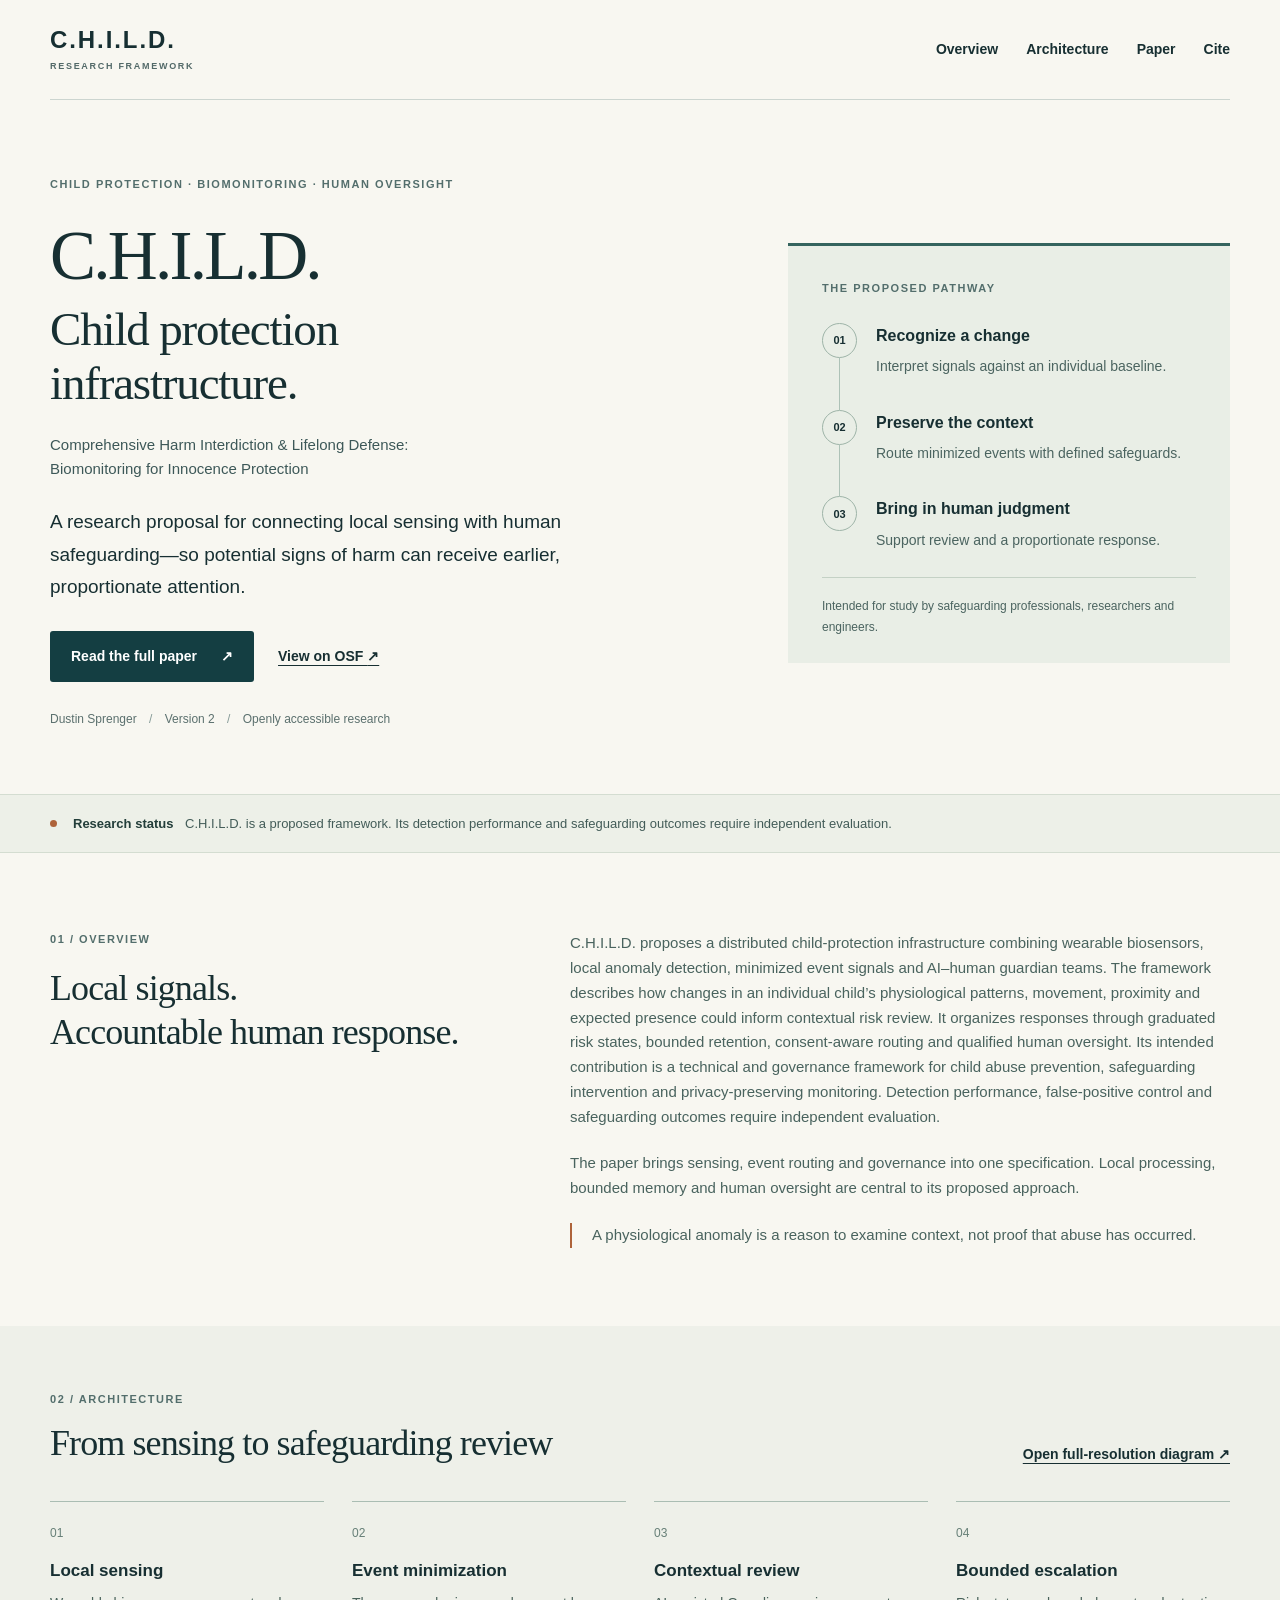
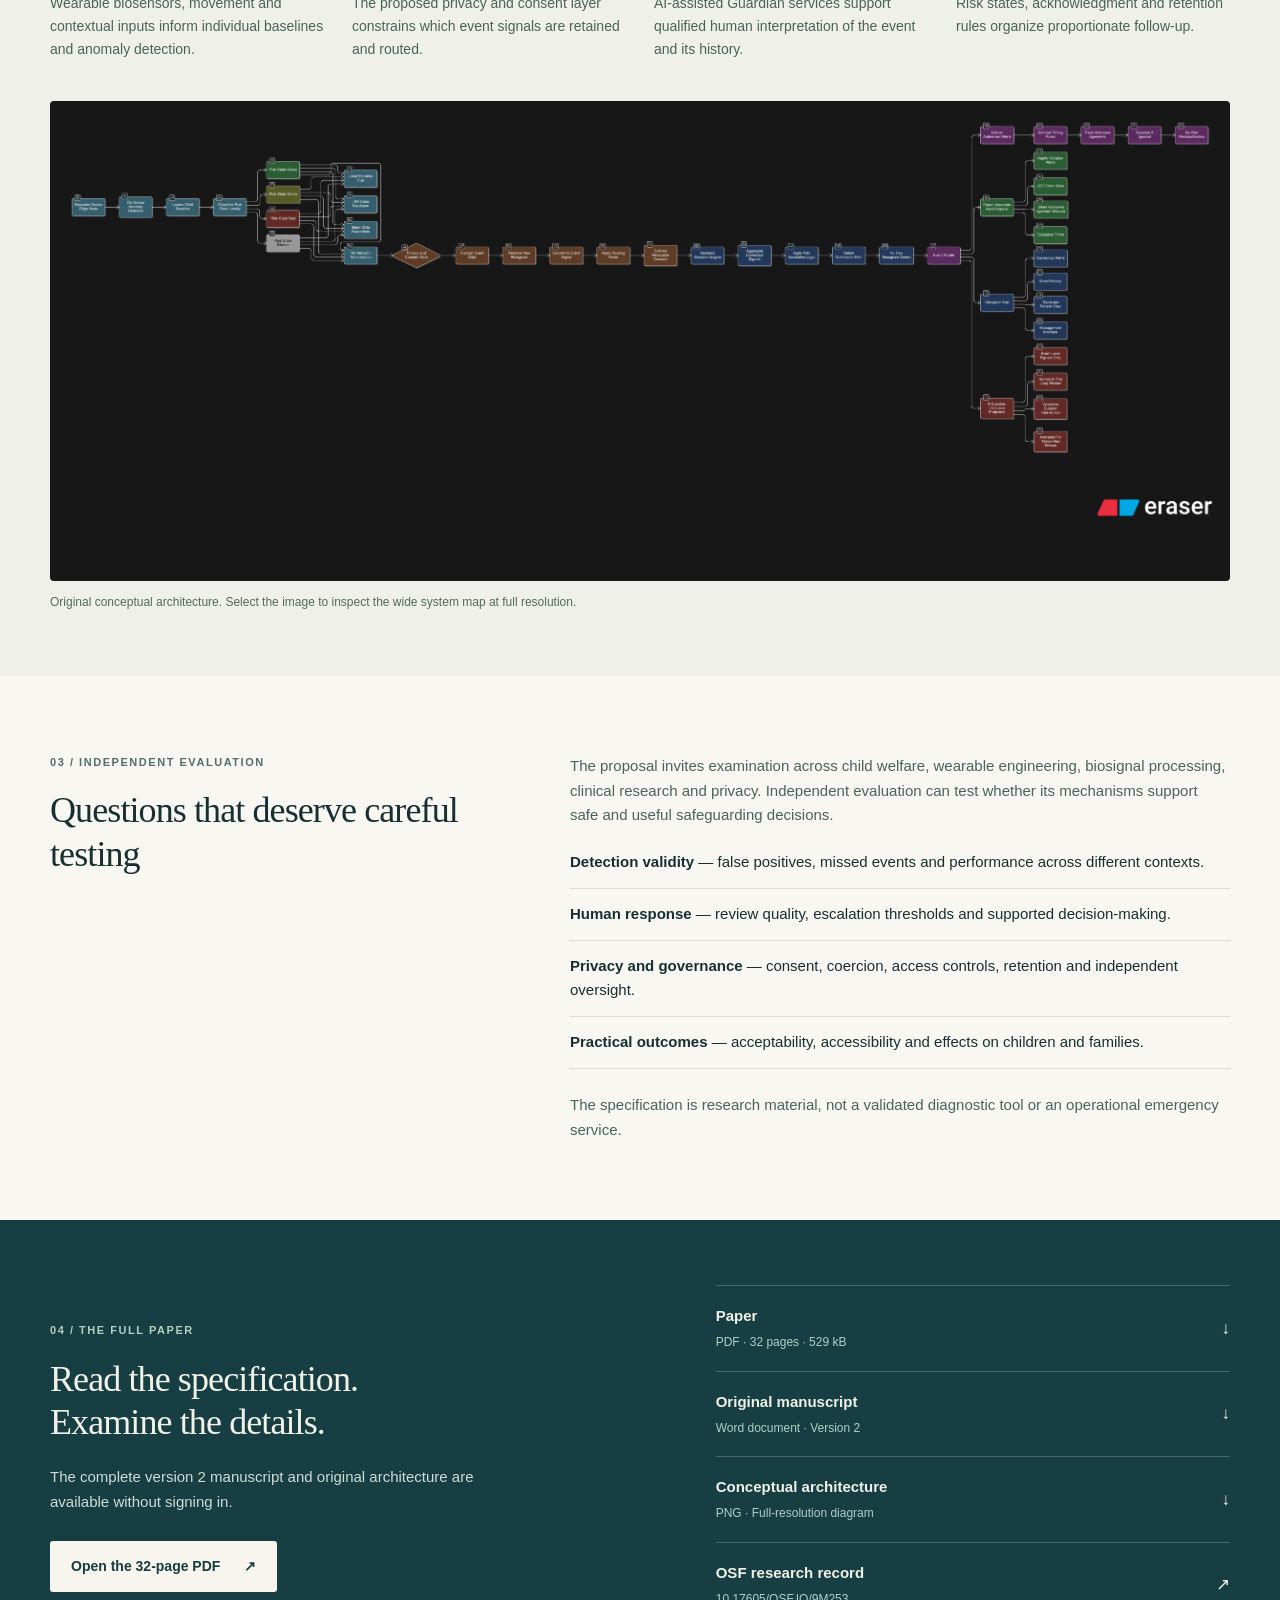
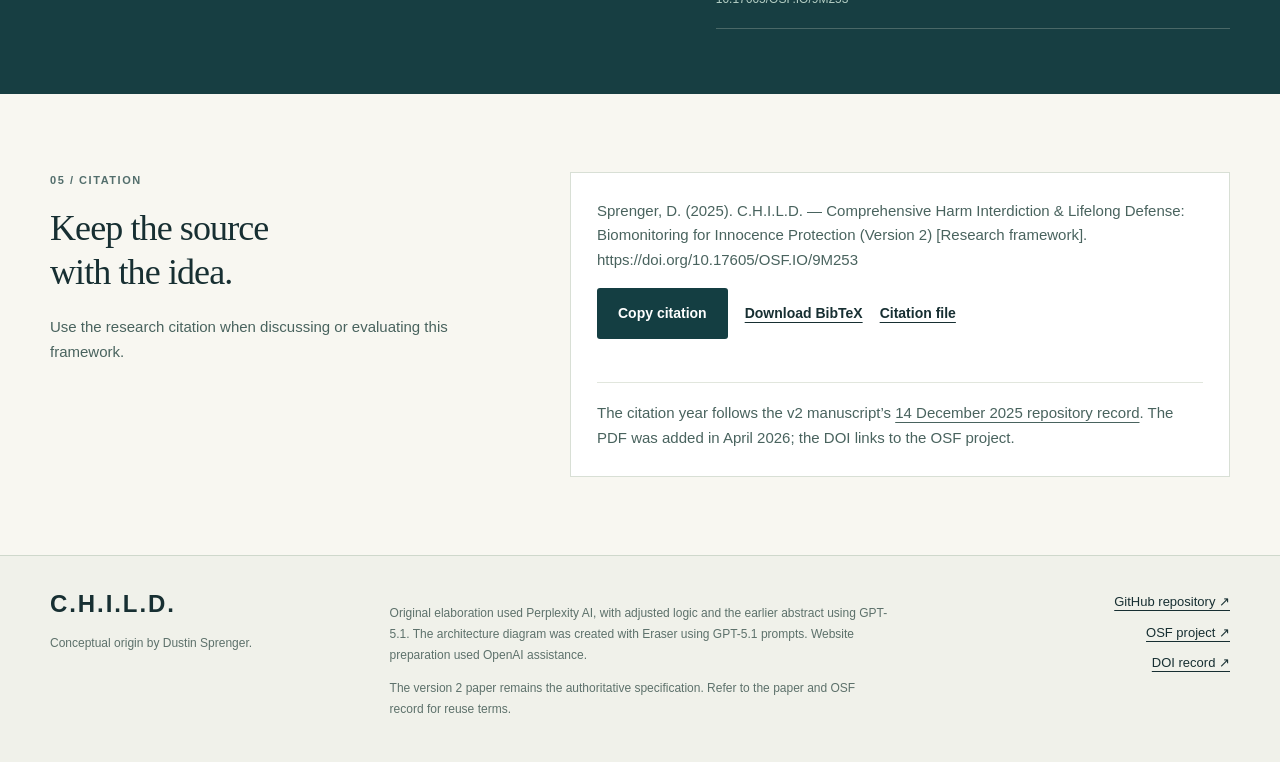
<file: index.html>
<!doctype html>
<html lang="en">
<head>
<meta charset="utf-8"><meta name="viewport" content="width=device-width, initial-scale=1">
<title>C.H.I.L.D. | Child protection research and biomonitoring</title>
<meta name="description" content="C.H.I.L.D. is a proposed child-protection framework combining wearable biosensors, local processing and human oversight. Read the version 2 paper and architecture.">
<meta name="author" content="Dustin Sprenger"><meta name="robots" content="index,follow"><meta name="theme-color" content="#143e42">
<link rel="canonical" href="https://dustinsprenger.github.io/C.H.I.L.D./"><link rel="stylesheet" href="styles.css">
<meta name="citation_title" content="C.H.I.L.D. — Comprehensive Harm Interdiction &amp; Lifelong Defense: Biomonitoring for Innocence Protection"><meta name="citation_author" content="Dustin Sprenger">
<meta name="citation_publication_date" content="2025/12/14"><meta name="citation_doi" content="10.17605/OSF.IO/9M253">
<meta name="citation_pdf_url" content="https://dustinsprenger.github.io/C.H.I.L.D./C.H.I.L.D.%20-%20Child%20Defense%20Infrastructure%20v2.pdf"><meta name="citation_language" content="en">
<meta property="og:type" content="article"><meta property="og:title" content="C.H.I.L.D. — Child protection infrastructure">
<meta property="og:description" content="A proposed research framework for wearable sensing, privacy-preserving monitoring and human safeguarding review. Read the full paper.">
<meta property="og:url" content="https://dustinsprenger.github.io/C.H.I.L.D./"><meta property="og:image" content="https://dustinsprenger.github.io/C.H.I.L.D./C.H.I.L.D.%20Conceptual%20Architecture.png"><meta property="og:image:alt" content="C.H.I.L.D. conceptual architecture">
<meta name="twitter:card" content="summary_large_image">
<script type="application/ld+json">{"@context": "https://schema.org", "@type": "ScholarlyArticle", "headline": "C.H.I.L.D. — Comprehensive Harm Interdiction & Lifelong Defense: Biomonitoring for Innocence Protection", "name": "C.H.I.L.D. — Comprehensive Harm Interdiction & Lifelong Defense: Biomonitoring for Innocence Protection", "author": {"@type": "Person", "name": "Dustin Sprenger"}, "version": "2", "datePublished": "2025-12-14", "inLanguage": "en", "genre": "Research framework", "abstract": "C.H.I.L.D. proposes a distributed child-protection infrastructure combining wearable biosensors, local anomaly detection, minimized event signals and AI–human guardian teams. The framework describes how changes in an individual child’s physiological patterns, movement, proximity and expected presence could inform contextual risk review. It organizes responses through graduated risk states, bounded retention, consent-aware routing and qualified human oversight. Its intended contribution is a technical and governance framework for child abuse prevention, safeguarding intervention and privacy-preserving monitoring. Detection performance, false-positive control and safeguarding outcomes require independent evaluation.", "url": "https://dustinsprenger.github.io/C.H.I.L.D./", "identifier": {"@type": "PropertyValue", "propertyID": "DOI", "value": "10.17605/OSF.IO/9M253"}, "sameAs": ["https://doi.org/10.17605/OSF.IO/9M253", "https://github.com/dustinsprenger/C.H.I.L.D."], "encoding": {"@type": "MediaObject", "contentUrl": "https://dustinsprenger.github.io/C.H.I.L.D./C.H.I.L.D.%20-%20Child%20Defense%20Infrastructure%20v2.pdf", "encodingFormat": "application/pdf"}, "keywords": ["child protection", "child abuse prevention", "wearable biosensors", "biomonitoring", "privacy-preserving monitoring", "human oversight"]}</script>
</head>
<body>
<a class="skip" href="#main">Skip to content</a>
<header class="site-header wrap"><a class="brand" href="./" aria-label="C.H.I.L.D. home">C.H.I.L.D.<span>RESEARCH FRAMEWORK</span></a><nav aria-label="Main navigation"><a href="#overview">Overview</a><a href="#architecture">Architecture</a><a href="#paper">Paper</a><a href="#citation">Cite</a></nav></header>
<main id="main">
<section class="hero wrap" aria-labelledby="title">
<div class="hero-copy"><p class="eyebrow">CHILD PROTECTION · BIOMONITORING · HUMAN OVERSIGHT</p><h1 id="title">C.H.I.L.D.<span>Child protection<br>infrastructure.</span></h1><p class="full-title">Comprehensive Harm Interdiction &amp; Lifelong Defense:<br>Biomonitoring for Innocence Protection</p><p class="lead">A research proposal for connecting local sensing with human safeguarding—so potential signs of harm can receive earlier, proportionate attention.</p><div class="actions"><a class="button primary" href="C.H.I.L.D.%20-%20Child%20Defense%20Infrastructure%20v2.pdf">Read the full paper <span aria-hidden="true">↗</span></a><a class="text-link" href="https://osf.io/9m253/">View on OSF <span aria-hidden="true">↗</span></a></div><p class="byline">Dustin Sprenger <span aria-hidden="true">/</span> Version 2 <span aria-hidden="true">/</span> Openly accessible research</p></div>
<aside class="hero-note" aria-label="Framework at a glance"><p class="eyebrow">THE PROPOSED PATHWAY</p><ol class="pathway"><li><span class="step-dot">01</span><div><strong>Recognize a change</strong><p>Interpret signals against an individual baseline.</p></div></li><li><span class="step-dot">02</span><div><strong>Preserve the context</strong><p>Route minimized events with defined safeguards.</p></div></li><li><span class="step-dot">03</span><div><strong>Bring in human judgment</strong><p>Support review and a proportionate response.</p></div></li></ol><p class="note-bottom">Intended for study by safeguarding professionals, researchers and engineers.</p></aside>
</section>
<div class="research-strip"><div class="wrap"><span class="status-dot" aria-hidden="true"></span><p><strong>Research status</strong> C.H.I.L.D. is a proposed framework. Its detection performance and safeguarding outcomes require independent evaluation.</p></div></div>
<section id="overview" class="section wrap two-column"><div><p class="eyebrow">01 / OVERVIEW</p><h2>Local signals.<br>Accountable human response.</h2></div><div class="prose"><p>C.H.I.L.D. proposes a distributed child-protection infrastructure combining wearable biosensors, local anomaly detection, minimized event signals and AI–human guardian teams. The framework describes how changes in an individual child’s physiological patterns, movement, proximity and expected presence could inform contextual risk review. It organizes responses through graduated risk states, bounded retention, consent-aware routing and qualified human oversight. Its intended contribution is a technical and governance framework for child abuse prevention, safeguarding intervention and privacy-preserving monitoring. Detection performance, false-positive control and safeguarding outcomes require independent evaluation.</p><p>The paper brings sensing, event routing and governance into one specification. Local processing, bounded memory and human oversight are central to its proposed approach.</p><p class="emphasis">A physiological anomaly is a reason to examine context, not proof that abuse has occurred.</p></div></section>
<section id="architecture" class="architecture-section"><div class="wrap"><div class="section-heading"><div><p class="eyebrow">02 / ARCHITECTURE</p><h2>From sensing to safeguarding review</h2></div><a class="text-link" href="C.H.I.L.D.%20Conceptual%20Architecture.png">Open full-resolution diagram <span aria-hidden="true">↗</span></a></div><ol class="mechanisms"><li><span>01</span><h3>Local sensing</h3><p>Wearable biosensors, movement and contextual inputs inform individual baselines and anomaly detection.</p></li><li><span>02</span><h3>Event minimization</h3><p>The proposed privacy and consent layer constrains which event signals are retained and routed.</p></li><li><span>03</span><h3>Contextual review</h3><p>AI-assisted Guardian services support qualified human interpretation of the event and its history.</p></li><li><span>04</span><h3>Bounded escalation</h3><p>Risk states, acknowledgment and retention rules organize proportionate follow-up.</p></li></ol><figure class="diagram"><a href="C.H.I.L.D.%20Conceptual%20Architecture.png" aria-label="Open the original C.H.I.L.D. architecture diagram at full resolution"><img src="C.H.I.L.D.%20Conceptual%20Architecture.png" width="4805" height="1873" loading="lazy" alt="Original architecture diagram: a wearable edge node learns a baseline and classifies Green, Yellow, Red and Silence states, followed by consent gates, event routing, caregiver alerts and human review."></a><figcaption>Original conceptual architecture. Select the image to inspect the wide system map at full resolution.</figcaption></figure></div></section>
<section class="section wrap two-column" id="evaluation"><div><p class="eyebrow">03 / INDEPENDENT EVALUATION</p><h2>Questions that deserve careful testing</h2></div><div class="prose"><p>The proposal invites examination across child welfare, wearable engineering, biosignal processing, clinical research and privacy. Independent evaluation can test whether its mechanisms support safe and useful safeguarding decisions.</p><ul class="review-list"><li><strong>Detection validity</strong> — false positives, missed events and performance across different contexts.</li><li><strong>Human response</strong> — review quality, escalation thresholds and supported decision-making.</li><li><strong>Privacy and governance</strong> — consent, coercion, access controls, retention and independent oversight.</li><li><strong>Practical outcomes</strong> — acceptability, accessibility and effects on children and families.</li></ul><p>The specification is research material, not a validated diagnostic tool or an operational emergency service.</p></div></section>
<section id="paper" class="paper-section"><div class="wrap paper-layout"><div><p class="eyebrow">04 / THE FULL PAPER</p><h2>Read the specification.<br>Examine the details.</h2><p>The complete version 2 manuscript and original architecture are available without signing in.</p><a class="button light" href="C.H.I.L.D.%20-%20Child%20Defense%20Infrastructure%20v2.pdf">Open the 32-page PDF <span aria-hidden="true">↗</span></a></div><div class="downloads"><a href="C.H.I.L.D.%20-%20Child%20Defense%20Infrastructure%20v2.pdf" download><span><strong>Paper</strong><small>PDF · 32 pages · 529 kB</small></span><span aria-hidden="true">↓</span></a><a href="C.H.I.L.D.%20-%20Child%20Defense%20Infrastructure%20v2.docx" download><span><strong>Original manuscript</strong><small>Word document · Version 2</small></span><span aria-hidden="true">↓</span></a><a href="C.H.I.L.D.%20Conceptual%20Architecture.png" download><span><strong>Conceptual architecture</strong><small>PNG · Full-resolution diagram</small></span><span aria-hidden="true">↓</span></a><a href="https://doi.org/10.17605/OSF.IO/9M253"><span><strong>OSF research record</strong><small>10.17605/OSF.IO/9M253</small></span><span aria-hidden="true">↗</span></a></div></div></section>
<section id="citation" class="section wrap two-column"><div><p class="eyebrow">05 / CITATION</p><h2>Keep the source<br>with the idea.</h2><p>Use the research citation when discussing or evaluating this framework.</p></div><div class="citation-box"><p id="citation-text">Sprenger, D. (2025). C.H.I.L.D. — Comprehensive Harm Interdiction &amp; Lifelong Defense: Biomonitoring for Innocence Protection (Version 2) [Research framework]. https://doi.org/10.17605/OSF.IO/9M253</p><div class="actions"><button class="button primary" id="copy-citation" type="button">Copy citation</button><a class="text-link" href="citation.bib" download>Download BibTeX</a><a class="text-link" href="https://github.com/dustinsprenger/C.H.I.L.D./blob/main/CITATION.cff">Citation file</a></div><p id="copy-status" class="copy-status" role="status" aria-live="polite"></p><p class="citation-note">The citation year follows the v2 manuscript’s <a href="https://github.com/dustinsprenger/C.H.I.L.D./commit/db9be5b906592cea76f2790210629f31dd0c4fca">14 December 2025 repository record</a>. The PDF was added in April 2026; the DOI links to the OSF project.</p></div></section>
</main>
<footer class="site-footer"><div class="wrap footer-grid"><div><a class="brand" href="./">C.H.I.L.D.</a><p>Conceptual origin by Dustin Sprenger.</p></div><div><p>Original elaboration used Perplexity AI, with adjusted logic and the earlier abstract using GPT-5.1. The architecture diagram was created with Eraser using GPT-5.1 prompts. Website preparation used OpenAI assistance.</p><p>The version 2 paper remains the authoritative specification. Refer to the paper and OSF record for reuse terms.</p></div><nav aria-label="Publication links"><a href="https://github.com/dustinsprenger/C.H.I.L.D.">GitHub repository ↗</a><a href="https://osf.io/9m253/">OSF project ↗</a><a href="https://doi.org/10.17605/OSF.IO/9M253">DOI record ↗</a></nav></div></footer>
<script src="site.js" defer></script>
</body></html>
</file>
<file: styles.css>
*{box-sizing:border-box}html{scroll-behavior:smooth;scroll-padding-top:24px}body{margin:0;background:#f8f7f1;color:#172f32;font-family:ui-sans-serif,-apple-system,BlinkMacSystemFont,"Segoe UI",sans-serif;font-size:17px;line-height:1.65}a{color:inherit;text-underline-offset:4px}a:hover{text-decoration-thickness:2px}button,a{-webkit-tap-highlight-color:transparent}a:focus-visible,button:focus-visible{outline:3px solid #b65b35;outline-offset:5px}button{font:inherit}.wrap{width:min(1180px,calc(100% - 72px));margin:auto}.site-header{display:flex;align-items:center;justify-content:space-between;padding:27px 0;border-bottom:1px solid #ccd5d0;gap:24px}.brand{text-decoration:none;font-size:24px;font-weight:800;letter-spacing:.08em;line-height:1.1}.brand span{display:block;font-size:9px;letter-spacing:.19em;font-weight:600;margin-top:9px;color:#526968}.site-header nav{display:flex;gap:28px;font-size:14px;font-weight:600}.site-header nav a{text-decoration:none}.site-header nav a:hover{color:#a44f2e}.hero{display:grid;grid-template-columns:1.5fr 1fr;gap:75px;padding:76px 0 64px;align-items:center}.eyebrow{font-size:11px;line-height:1.6;font-weight:750;letter-spacing:.14em;color:#536e6c;margin:0 0 25px}.hero h1{font-family:Georgia,"Times New Roman",serif;font-size:clamp(45px,5.4vw,70px);font-weight:400;line-height:1.06;letter-spacing:-.04em;margin:0 0 23px}.hero h1 span{display:block;font-size:.68em;line-height:1.15;letter-spacing:-.025em;margin-top:10px}.full-title{font-size:15px;color:#3d5858;line-height:1.6;margin:0 0 25px}.lead{font-size:19px;line-height:1.7;max-width:570px;margin:0 0 28px}.actions{display:flex;align-items:center;gap:24px;flex-wrap:wrap}.button{display:inline-flex;align-items:center;justify-content:space-between;gap:24px;padding:13px 20px;border:1px solid transparent;border-radius:3px;font-size:14px;font-weight:650;text-decoration:none;cursor:pointer;transition:background .15s}.primary{background:#143e42;color:#fff}.primary:hover{background:#24575b}.light{background:#f7f5ed;color:#173c40}.light:hover{background:#e5eee6}.text-link{font-size:14px;font-weight:650}.byline{font-size:12px;color:#5b706e;margin:28px 0 0}.byline span{padding:0 9px;color:#859a97}.hero-note{padding:34px 34px 26px;background:#e9eee6;border-top:3px solid #35645e;align-self:center}.hero-note .eyebrow{margin-bottom:25px}.pathway{padding:0;list-style:none;margin:0}.pathway li{display:flex;gap:19px;position:relative;padding-bottom:32px}.pathway li:last-child{padding-bottom:8px}.pathway li:not(:last-child):before{content:"";position:absolute;top:35px;left:17px;bottom:0;border-left:1px solid #adc2b7}.step-dot{display:flex;width:35px;height:35px;flex:none;border:1px solid #9eb4a8;border-radius:50%;align-items:center;justify-content:center;font-size:11px;font-weight:700}.pathway strong{font-size:16px;display:block}.pathway p{font-size:14px;color:#4b6460;line-height:1.6;margin:6px 0 0}.note-bottom{font-size:12px;line-height:1.7;color:#4b6460;border-top:1px solid #c4d1c5;padding-top:18px;margin:18px 0 0}.research-strip{background:#edf0e8;border-block:1px solid #d4ddd1}.research-strip .wrap{display:flex;align-items:center;gap:16px;padding-block:18px}.research-strip p{font-size:13px;margin:0;color:#435c58}.research-strip strong{color:#233e3a;margin-right:8px}.status-dot{width:7px;height:7px;flex:none;border-radius:50%;background:#ae633a}.section{padding-block:78px}.two-column{display:grid;grid-template-columns:1fr 1.5fr;gap:80px}.section h2,.section-heading h2,.paper-section h2{font-family:Georgia,"Times New Roman",serif;font-weight:400;font-size:36px;line-height:1.22;letter-spacing:-.025em;margin:0 0 20px}.section .eyebrow{margin-bottom:18px}.prose p:first-child{margin-top:0}.prose p{margin:0 0 22px;color:#314c4b}.prose p:last-child{margin-bottom:0}.prose .emphasis{border-left:2px solid #ae633a;padding-left:20px;font-size:15px}.architecture-section{background:#eef0e9;padding:65px 0}.section-heading{display:flex;justify-content:space-between;align-items:end;gap:24px;margin-bottom:35px}.section-heading .eyebrow{margin-bottom:14px}.section-heading h2{margin:0}.section-heading .text-link{flex-shrink:0}.mechanisms{display:grid;grid-template-columns:repeat(4,1fr);padding:0;list-style:none;gap:28px;margin:0 0 40px}.mechanisms li{border-top:1px solid #aabdb3;padding-top:16px}.mechanisms li>span{font-size:12px;color:#667f77}.mechanisms h3{font-size:17px;line-height:1.4;margin:13px 0 9px}.mechanisms p{font-size:14px;color:#49635b;margin:0}.diagram{margin:0}.diagram>a{display:block;background:#171717;padding:16px;border-radius:4px}.diagram img{display:block;width:100%;height:auto}.diagram figcaption{font-size:12px;color:#526b62;line-height:1.5;margin-top:12px}.review-list{padding:0;list-style:none;margin:0 0 24px}.review-list li{padding:13px 0;border-bottom:1px solid #d6ded5;font-size:15px}.review-list li:first-child{padding-top:0}.paper-section{background:#173e42;color:#f1f3e9;padding:65px 0}.paper-section .eyebrow{color:#b6cfbe;margin-bottom:18px}.paper-layout{display:grid;grid-template-columns:1.1fr 1fr;gap:100px;align-items:center}.paper-section p:not(.eyebrow){max-width:460px;font-size:15px;color:#cfddd4;margin:0 0 26px}.downloads>a{display:flex;align-items:center;justify-content:space-between;gap:24px;text-decoration:none;padding:18px 0;border-bottom:1px solid #4a6867}.downloads>a:first-child{border-top:1px solid #4a6867}.downloads a:hover strong{text-decoration:underline;text-underline-offset:4px}.downloads strong{display:block;font-size:15px}.downloads small{display:block;font-size:12px;margin-top:4px;color:#b4cec4;overflow-wrap:anywhere}.citation-box{background:#fff;border:1px solid #d8dfd5;padding:26px}.citation-box>p:first-child{margin-top:0;font-size:16px;overflow-wrap:anywhere}.citation-box .actions{gap:17px}.citation-note{font-size:12px;color:#576f69;border-top:1px solid #e1e6dd;padding-top:18px;margin-bottom:0}.copy-status{font-size:12px;color:#2f5b4e;margin:8px 0;min-height:20px}.section>div>p:not(.eyebrow){color:#49635e;font-size:15px}.site-footer{border-top:1px solid #cfd8cc;padding:35px 0 42px;background:#f0f1ea}.footer-grid{display:grid;grid-template-columns:1fr 1.7fr 1fr;gap:45px}.footer-grid p{font-size:12px;color:#5d716b;line-height:1.75;margin:12px 0 0}.footer-grid nav{display:flex;flex-direction:column;align-items:flex-end;gap:9px;font-size:13px}.skip{position:absolute;top:-100px;left:20px;background:#fff;padding:12px;z-index:10}.skip:focus{top:15px}@media(max-width:980px){.wrap{width:calc(100% - 48px)}.hero{gap:35px;padding-block:50px}.hero-note{padding:26px}.two-column{gap:40px}.mechanisms{grid-template-columns:repeat(2,1fr)}.section-heading{align-items:start;flex-direction:column}.paper-layout{gap:45px}.footer-grid{gap:25px}.section h2,.section-heading h2,.paper-section h2{font-size:32px}}@media(max-width:700px){body{font-size:16px}.wrap{width:calc(100% - 36px)}.site-header{align-items:flex-start;gap:20px;padding:22px 0}.brand{font-size:20px}.brand span{font-size:8px}.site-header nav{flex-wrap:wrap;justify-content:flex-end;gap:9px 17px;font-size:12px;max-width:185px}.hero{grid-template-columns:1fr;padding-top:40px;gap:32px}.hero h1{font-size:56px}.hero .eyebrow{font-size:10px;letter-spacing:.1em}.lead{font-size:18px}.hero-note{padding:25px}.pathway li{padding-bottom:23px}.research-strip .wrap{align-items:flex-start}.status-dot{margin-top:8px}.section{padding-block:48px}.two-column,.paper-layout,.footer-grid{grid-template-columns:1fr;gap:22px}.section-heading h2,.section h2,.paper-section h2{font-size:31px}.architecture-section{padding-block:45px}.mechanisms{gap:25px 20px}.mechanisms h3{font-size:16px}.mechanisms p{font-size:13px}.diagram>a{padding:7px}.paper-section{padding-block:45px}.footer-grid nav{align-items:flex-start;flex-direction:row;flex-wrap:wrap;gap:12px 20px}.citation-box{padding:20px}.citation-box .actions{gap:15px}.byline{line-height:1.8}.byline span{padding:0 5px}}@media(prefers-reduced-motion:reduce){html{scroll-behavior:auto}*{transition:none!important}}@media print{body{background:#fff;color:#000}.site-header nav,.actions button,.skip{display:none}.wrap{width:100%}.hero,.two-column,.paper-layout{display:block}.hero,.section,.architecture-section,.paper-section{padding:20px 0}.hero-note{break-inside:avoid}.paper-section,.research-strip{background:#fff;color:#000}.paper-section p:not(.eyebrow),.downloads small{color:#333}.site-footer{background:#fff}.diagram{break-inside:avoid}a{color:#000}.section h2{font-size:25px}}
</file>
